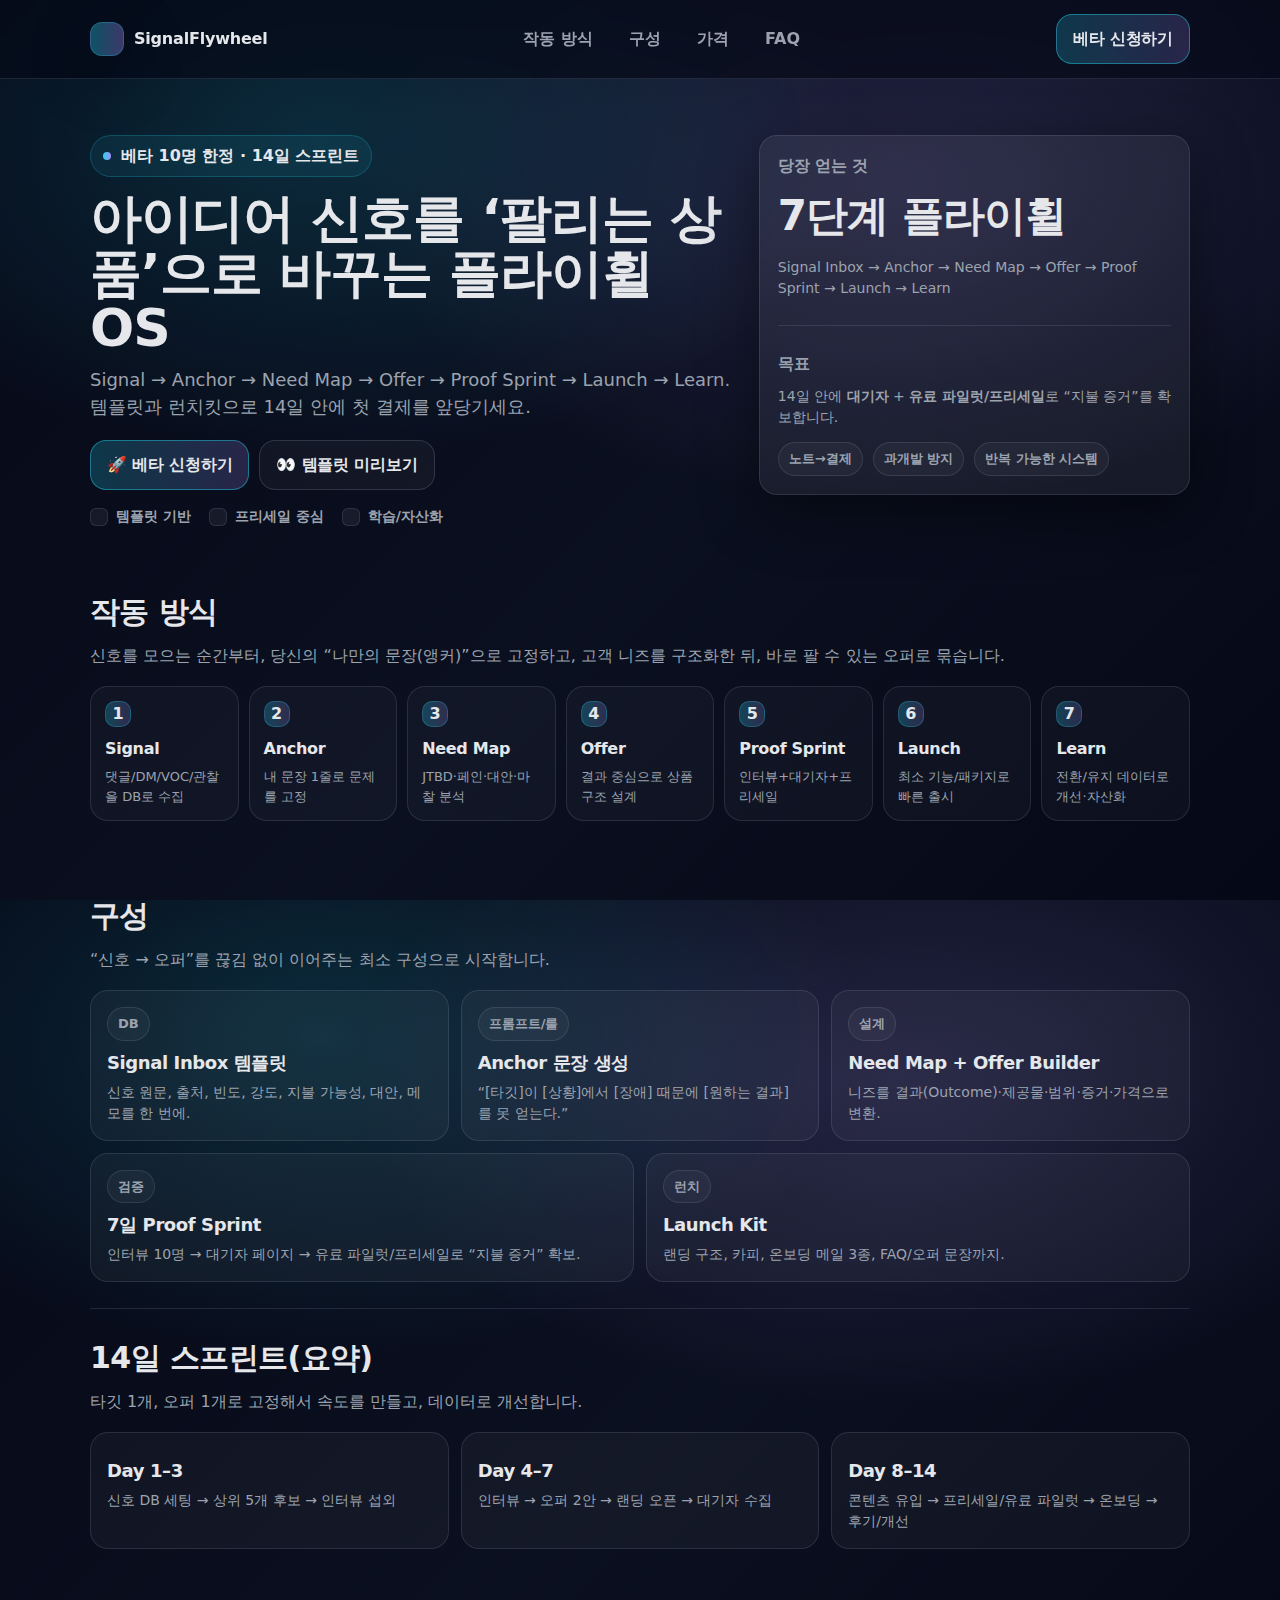
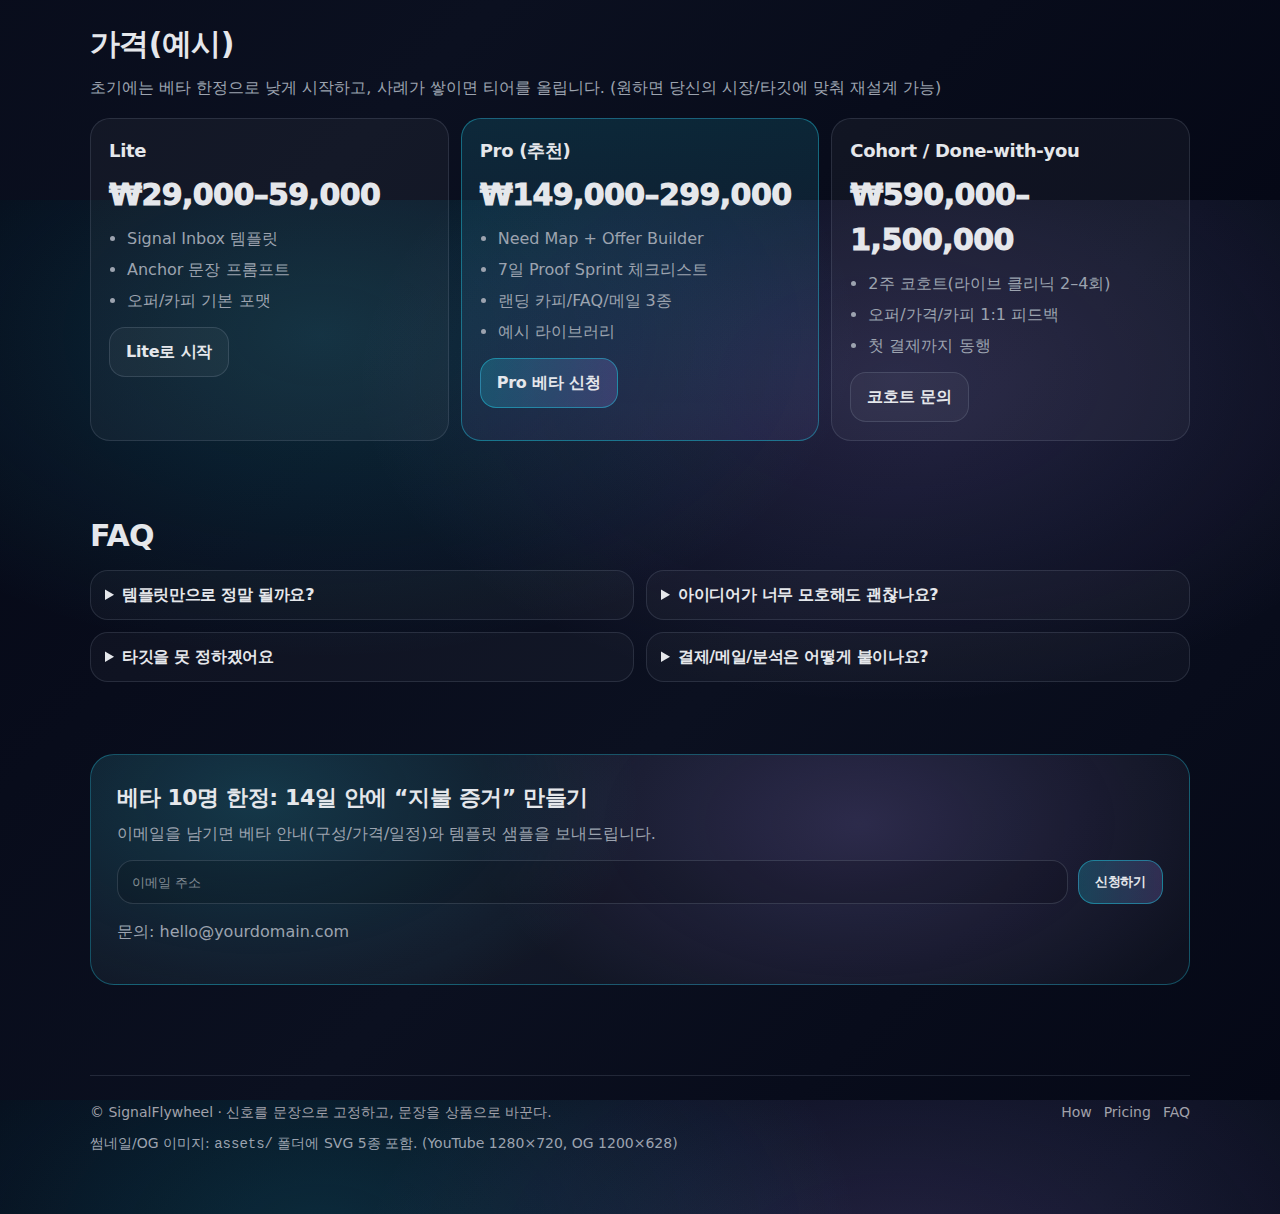
<file: index.html>
<html lang="ko">
<head>
  <meta charset="utf-8" />
  <meta name="viewport" content="width=device-width, initial-scale=1" />
  <title>SignalFlywheel — 아이디어 신호를 ‘팔리는 상품’으로 바꾸는 플라이휠 OS</title>
  <meta name="description" content="Signal → Anchor → Need Map → Offer → Proof Sprint → Launch → Learn. 템플릿과 런치킷으로 14일 안에 첫 결제를 앞당기세요.">
  <meta name="theme-color" content="#0B1020">

  <!-- Open Graph -->
  <meta property="og:title" content="아이디어 신호를 ‘팔리는 상품’으로 바꾸는 플라이휠 OS" />
  <meta property="og:description" content="신호를 문장으로 고정하고, 문장을 상품으로 바꾼다." />
  <meta property="og:type" content="website" />
  <!-- TIP: 아래 og:image는 assets/og_variant*.svg 중 하나를 PNG로 내보내서 교체하세요 -->
  <meta property="og:image" content="assets/og_variant1_bold_1200x628.svg" />

  <link rel="stylesheet" href="styles.css" />
</head>
<body>
  <header class="nav">
    <div class="container nav-inner">
      <div class="logo">
        <div class="logo-badge"></div>
        <div>SignalFlywheel</div>
      </div>
      <nav class="nav-links" aria-label="주요 메뉴">
        <a href="#how">작동 방식</a>
        <a href="#what">구성</a>
        <a href="#pricing">가격</a>
        <a href="#faq">FAQ</a>
      </nav>
      <a class="btn btn-primary" href="#apply">베타 신청하기</a>
    </div>
  </header>

  <main>
    <section class="hero">
      <div class="container hero-grid">
        <div>
          <div class="h-eyebrow"><span class="dot"></span> 베타 10명 한정 · 14일 스프린트</div>
          <h1>아이디어 신호를 ‘팔리는 상품’으로 바꾸는 플라이휠 OS</h1>
          <p class="lead">Signal → Anchor → Need Map → Offer → Proof Sprint → Launch → Learn. 템플릿과 런치킷으로 14일 안에 첫 결제를 앞당기세요.</p>

          <div class="hero-cta">
            <a class="btn btn-primary" href="#apply">🚀 베타 신청하기</a>
            <a class="btn" href="#what">👀 템플릿 미리보기</a>
          </div>

          <div class="hero-meta" role="list">
            <span role="listitem"><i class="icon"></i> 템플릿 기반</span>
            <span role="listitem"><i class="icon"></i> 프리세일 중심</span>
            <span role="listitem"><i class="icon"></i> 학습/자산화</span>
          </div>
        </div>

        <aside class="card" aria-label="요약 카드">
          <div class="card-inner">
            <div class="kicker">당장 얻는 것</div>
            <div class="big-number">7단계 플라이휠</div>
            <p class="small">Signal Inbox → Anchor → Need Map → Offer → Proof Sprint → Launch → Learn</p>
            <hr class="sep"/>
            <div class="kicker">목표</div>
            <p class="small">14일 안에 <b>대기자</b> + <b>유료 파일럿/프리세일</b>로 “지불 증거”를 확보합니다.</p>
            <div class="badges">
              <span class="pill">노트→결제</span>
              <span class="pill">과개발 방지</span>
              <span class="pill">반복 가능한 시스템</span>
            </div>
          </div>
        </aside>
      </div>
    </section>

    <section class="section" id="how">
      <div class="container">
        <h2>작동 방식</h2>
        <p>신호를 모으는 순간부터, 당신의 “나만의 문장(앵커)”으로 고정하고, 고객 니즈를 구조화한 뒤, 바로 팔 수 있는 오퍼로 묶습니다.</p>

        <div class="timeline" aria-label="7단계 플라이휠">
          <div class="step"><div class="n">1</div><h4>Signal</h4><p>댓글/DM/VOC/관찰을 DB로 수집</p></div>
          <div class="step"><div class="n">2</div><h4>Anchor</h4><p>내 문장 1줄로 문제를 고정</p></div>
          <div class="step"><div class="n">3</div><h4>Need Map</h4><p>JTBD·페인·대안·마찰 분석</p></div>
          <div class="step"><div class="n">4</div><h4>Offer</h4><p>결과 중심으로 상품 구조 설계</p></div>
          <div class="step"><div class="n">5</div><h4>Proof Sprint</h4><p>인터뷰+대기자+프리세일</p></div>
          <div class="step"><div class="n">6</div><h4>Launch</h4><p>최소 기능/패키지로 빠른 출시</p></div>
          <div class="step"><div class="n">7</div><h4>Learn</h4><p>전환/유지 데이터로 개선·자산화</p></div>
        </div>
      </div>
    </section>

    <section class="section" id="what">
      <div class="container">
        <h2>구성</h2>
        <p>“신호 → 오퍼”를 끊김 없이 이어주는 최소 구성으로 시작합니다.</p>

        <div class="grid-3">
          <div class="feature">
            <span class="pill">DB</span>
            <h3>Signal Inbox 템플릿</h3>
            <p>신호 원문, 출처, 빈도, 강도, 지불 가능성, 대안, 메모를 한 번에.</p>
          </div>
          <div class="feature">
            <span class="pill">프롬프트/룰</span>
            <h3>Anchor 문장 생성</h3>
            <p>“[타깃]이 [상황]에서 [장애] 때문에 [원하는 결과]를 못 얻는다.”</p>
          </div>
          <div class="feature">
            <span class="pill">설계</span>
            <h3>Need Map + Offer Builder</h3>
            <p>니즈를 결과(Outcome)·제공물·범위·증거·가격으로 변환.</p>
          </div>
        </div>

        <div class="grid-2" style="margin-top:12px;">
          <div class="feature">
            <span class="pill">검증</span>
            <h3>7일 Proof Sprint</h3>
            <p>인터뷰 10명 → 대기자 페이지 → 유료 파일럿/프리세일로 “지불 증거” 확보.</p>
          </div>
          <div class="feature">
            <span class="pill">런치</span>
            <h3>Launch Kit</h3>
            <p>랜딩 구조, 카피, 온보딩 메일 3종, FAQ/오퍼 문장까지.</p>
          </div>
        </div>

        <hr class="sep"/>

        <h2>14일 스프린트(요약)</h2>
        <p>타깃 1개, 오퍼 1개로 고정해서 속도를 만들고, 데이터로 개선합니다.</p>
        <div class="grid-3">
          <div class="feature"><h3>Day 1–3</h3><p>신호 DB 세팅 → 상위 5개 후보 → 인터뷰 섭외</p></div>
          <div class="feature"><h3>Day 4–7</h3><p>인터뷰 → 오퍼 2안 → 랜딩 오픈 → 대기자 수집</p></div>
          <div class="feature"><h3>Day 8–14</h3><p>콘텐츠 유입 → 프리세일/유료 파일럿 → 온보딩 → 후기/개선</p></div>
        </div>
      </div>
    </section>

    <section class="section" id="pricing">
      <div class="container">
        <h2>가격(예시)</h2>
        <p>초기에는 베타 한정으로 낮게 시작하고, 사례가 쌓이면 티어를 올립니다. (원하면 당신의 시장/타깃에 맞춰 재설계 가능)</p>

        <div class="pricing">
          <div class="plan">
            <div class="name">Lite</div>
            <div class="price">₩29,000–59,000</div>
            <ul>
              <li>Signal Inbox 템플릿</li>
              <li>Anchor 문장 프롬프트</li>
              <li>오퍼/카피 기본 포맷</li>
            </ul>
            <div style="margin-top:14px;"><a class="btn" href="#apply">Lite로 시작</a></div>
          </div>

          <div class="plan highlight">
            <div class="name">Pro (추천)</div>
            <div class="price">₩149,000–299,000</div>
            <ul>
              <li>Need Map + Offer Builder</li>
              <li>7일 Proof Sprint 체크리스트</li>
              <li>랜딩 카피/FAQ/메일 3종</li>
              <li>예시 라이브러리</li>
            </ul>
            <div style="margin-top:14px;"><a class="btn btn-primary" href="#apply">Pro 베타 신청</a></div>
          </div>

          <div class="plan">
            <div class="name">Cohort / Done-with-you</div>
            <div class="price">₩590,000–1,500,000</div>
            <ul>
              <li>2주 코호트(라이브 클리닉 2–4회)</li>
              <li>오퍼/가격/카피 1:1 피드백</li>
              <li>첫 결제까지 동행</li>
            </ul>
            <div style="margin-top:14px;"><a class="btn" href="#apply">코호트 문의</a></div>
          </div>
        </div>
      </div>
    </section>

    <section class="section" id="faq">
      <div class="container">
        <h2>FAQ</h2>
        <div class="faq">
          <details>
            <summary>템플릿만으로 정말 될까요?</summary>
            <p>핵심은 템플릿이 아니라 “검증 → 제작” 순서입니다. Proof Sprint가 스펙을 결정하게 하면 과개발을 막고 속도가 납니다.</p>
          </details>
          <details>
            <summary>아이디어가 너무 모호해도 괜찮나요?</summary>
            <p>괜찮습니다. 신호 3개만 있어도 Anchor 문장과 Need Map으로 “돈 낼 조건”이 보이게 만듭니다.</p>
          </details>
          <details>
            <summary>타깃을 못 정하겠어요</summary>
            <p>14일 동안은 ‘타깃 1개, 오퍼 1개’로 고정합니다. 결과가 나오면 그 데이터로 다음 타깃을 판단합니다.</p>
          </details>
          <details>
            <summary>결제/메일/분석은 어떻게 붙이나요?</summary>
            <p>Stripe/토스페이먼츠 + 스티비/메일침프 + GA4로 시작하고, Zapier/Make로 DB와 연결하면 1시간 내 기본 자동화가 됩니다.</p>
          </details>
        </div>
      </div>
    </section>

    <section class="section" id="apply">
      <div class="container">
        <div class="cta">
          <h3>베타 10명 한정: 14일 안에 “지불 증거” 만들기</h3>
          <p>이메일을 남기면 베타 안내(구성/가격/일정)와 템플릿 샘플을 보내드립니다.</p>

          <!-- NOTE: 이 폼은 데모입니다. 아래 action을 스티비/메일침프/폼 서비스로 교체하세요. -->
          <form class="form" onsubmit="event.preventDefault(); alert('데모 폼입니다. 폼 연동을 README대로 연결해 주세요!');">
            <input class="input" type="email" placeholder="이메일 주소" required />
            <button class="btn btn-primary" type="submit">신청하기</button>
          </form>

          <p class="small" style="margin-top:10px;">문의: <a href="mailto:hello@yourdomain.com">hello@yourdomain.com</a></p>
        </div>
      </div>
    </section>

    <section class="footer">
      <div class="container">
        <hr class="sep"/>
        <div style="display:flex; justify-content:space-between; gap:12px; flex-wrap:wrap;">
          <div>© SignalFlywheel · 신호를 문장으로 고정하고, 문장을 상품으로 바꾼다.</div>
          <div style="display:flex; gap:12px;">
            <a href="#how">How</a>
            <a href="#pricing">Pricing</a>
            <a href="#faq">FAQ</a>
          </div>
        </div>
        <div class="small" style="margin-top:10px;">
          썸네일/OG 이미지: <code>assets/</code> 폴더에 SVG 5종 포함. (YouTube 1280×720, OG 1200×628)
        </div>
      </div>
    </section>
  </main>
</body>
</html>
</file>
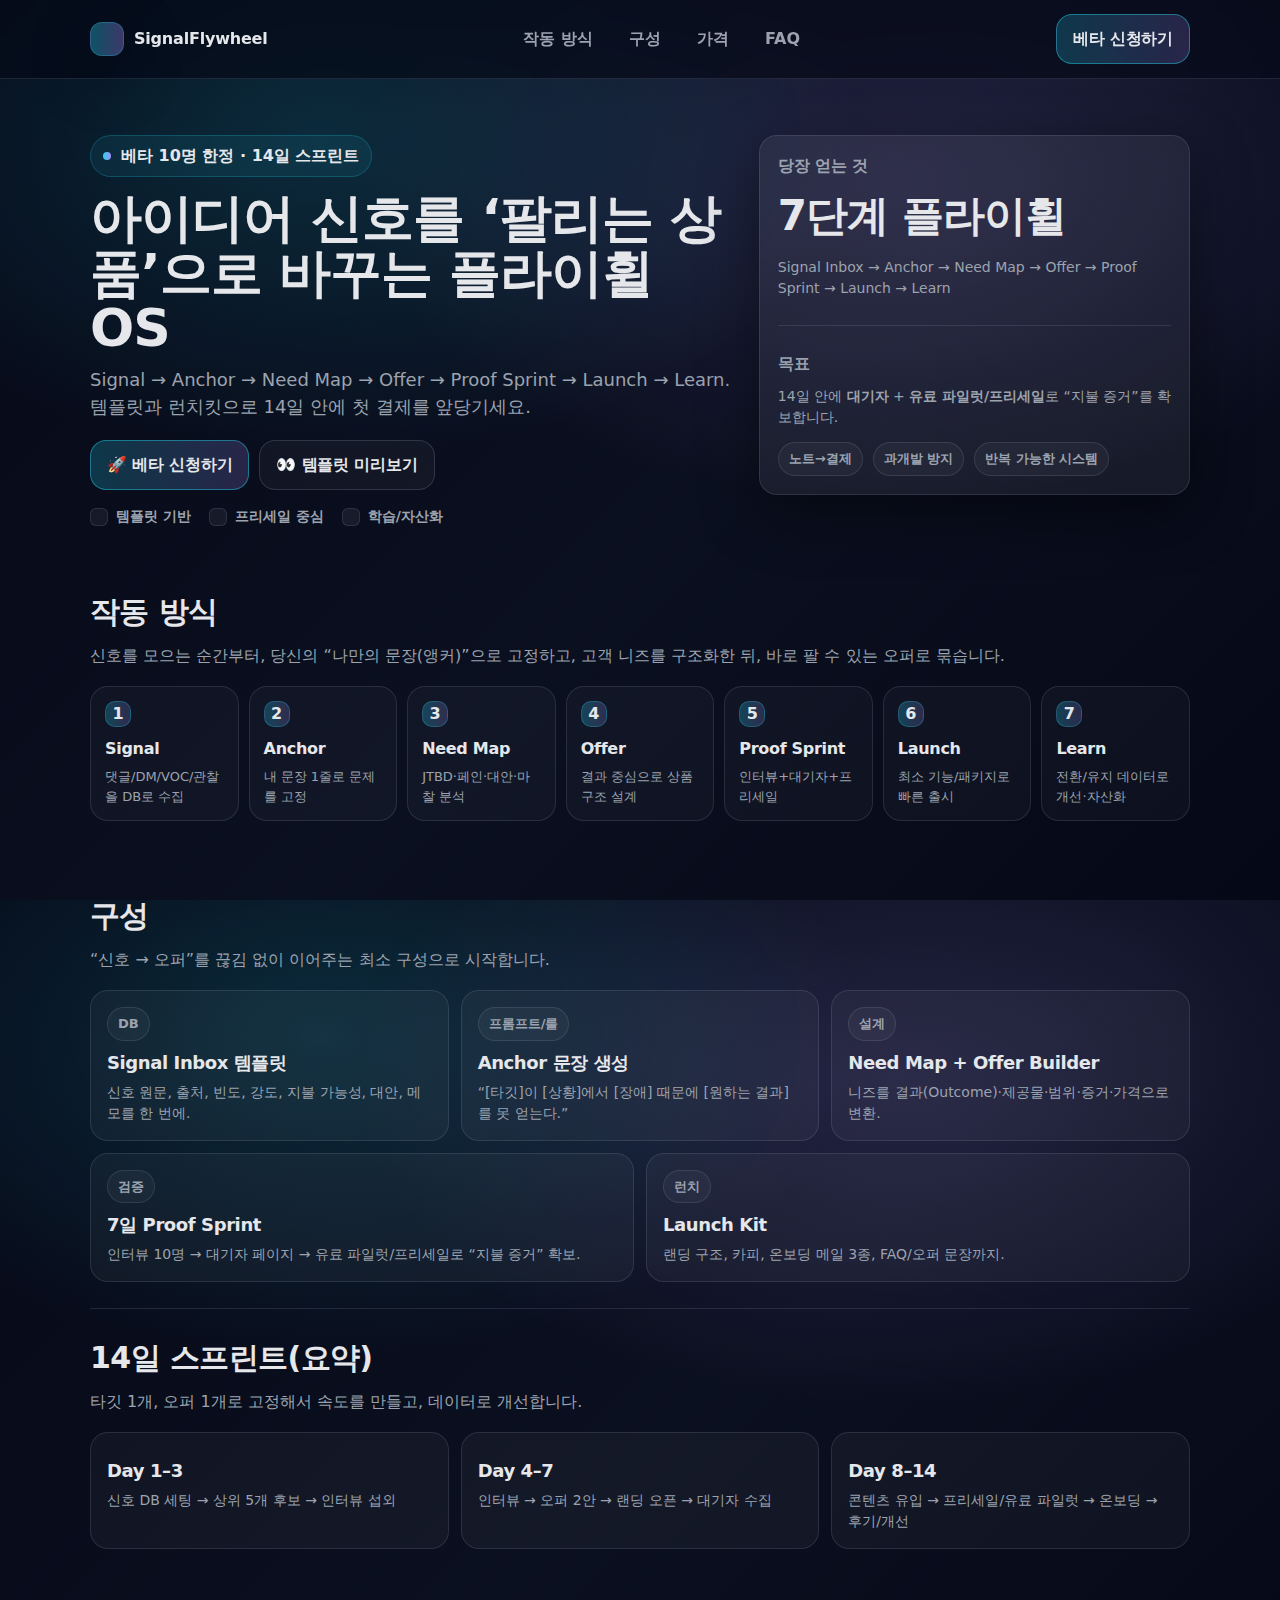
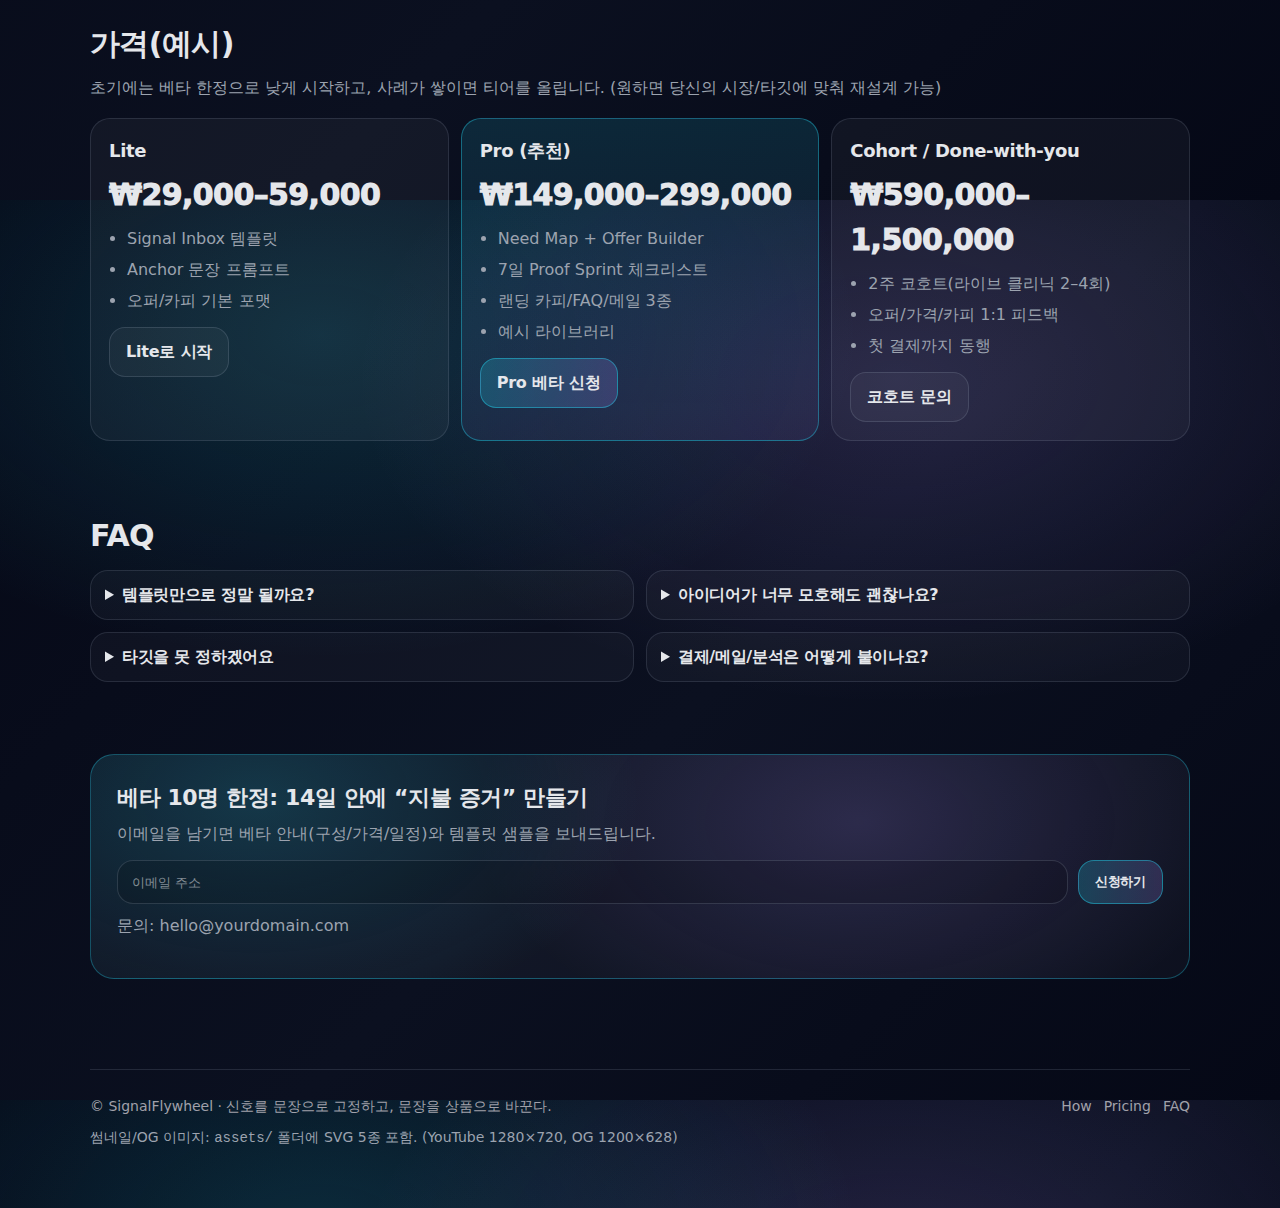
<file: signal-flywheel-landing/index.html>
<!doctype html>
<html lang="ko">
<head>
  <meta charset="utf-8" />
  <meta name="viewport" content="width=device-width, initial-scale=1" />
  <title>SignalFlywheel — 아이디어 신호를 ‘팔리는 상품’으로 바꾸는 플라이휠 OS</title>
  <meta name="description" content="Signal → Anchor → Need Map → Offer → Proof Sprint → Launch → Learn. 템플릿과 런치킷으로 14일 안에 첫 결제를 앞당기세요.">
  <meta name="theme-color" content="#0B1020">

  <!-- Open Graph -->
  <meta property="og:title" content="아이디어 신호를 ‘팔리는 상품’으로 바꾸는 플라이휠 OS" />
  <meta property="og:description" content="신호를 문장으로 고정하고, 문장을 상품으로 바꾼다." />
  <meta property="og:type" content="website" />
  <!-- TIP: 아래 og:image는 assets/og_variant*.svg 중 하나를 PNG로 내보내서 교체하세요 -->
  <meta property="og:image" content="assets/og_variant1_bold_1200x628.svg" />

  <link rel="stylesheet" href="styles.css" />
</head>
<body>
  <header class="nav">
    <div class="container nav-inner">
      <div class="logo">
        <div class="logo-badge"></div>
        <div>SignalFlywheel</div>
      </div>
      <nav class="nav-links" aria-label="주요 메뉴">
        <a href="#how">작동 방식</a>
        <a href="#what">구성</a>
        <a href="#pricing">가격</a>
        <a href="#faq">FAQ</a>
      </nav>
      <a class="btn btn-primary" href="#apply">베타 신청하기</a>
    </div>
  </header>

  <main>
    <section class="hero">
      <div class="container hero-grid">
        <div>
          <div class="h-eyebrow"><span class="dot"></span> 베타 10명 한정 · 14일 스프린트</div>
          <h1>아이디어 신호를 ‘팔리는 상품’으로 바꾸는 플라이휠 OS</h1>
          <p class="lead">Signal → Anchor → Need Map → Offer → Proof Sprint → Launch → Learn. 템플릿과 런치킷으로 14일 안에 첫 결제를 앞당기세요.</p>

          <div class="hero-cta">
            <a class="btn btn-primary" href="#apply">🚀 베타 신청하기</a>
            <a class="btn" href="#what">👀 템플릿 미리보기</a>
          </div>

          <div class="hero-meta" role="list">
            <span role="listitem"><i class="icon"></i> 템플릿 기반</span>
            <span role="listitem"><i class="icon"></i> 프리세일 중심</span>
            <span role="listitem"><i class="icon"></i> 학습/자산화</span>
          </div>
        </div>

        <aside class="card" aria-label="요약 카드">
          <div class="card-inner">
            <div class="kicker">당장 얻는 것</div>
            <div class="big-number">7단계 플라이휠</div>
            <p class="small">Signal Inbox → Anchor → Need Map → Offer → Proof Sprint → Launch → Learn</p>
            <hr class="sep"/>
            <div class="kicker">목표</div>
            <p class="small">14일 안에 <b>대기자</b> + <b>유료 파일럿/프리세일</b>로 “지불 증거”를 확보합니다.</p>
            <div class="badges">
              <span class="pill">노트→결제</span>
              <span class="pill">과개발 방지</span>
              <span class="pill">반복 가능한 시스템</span>
            </div>
          </div>
        </aside>
      </div>
    </section>

    <section class="section" id="how">
      <div class="container">
        <h2>작동 방식</h2>
        <p>신호를 모으는 순간부터, 당신의 “나만의 문장(앵커)”으로 고정하고, 고객 니즈를 구조화한 뒤, 바로 팔 수 있는 오퍼로 묶습니다.</p>

        <div class="timeline" aria-label="7단계 플라이휠">
          <div class="step"><div class="n">1</div><h4>Signal</h4><p>댓글/DM/VOC/관찰을 DB로 수집</p></div>
          <div class="step"><div class="n">2</div><h4>Anchor</h4><p>내 문장 1줄로 문제를 고정</p></div>
          <div class="step"><div class="n">3</div><h4>Need Map</h4><p>JTBD·페인·대안·마찰 분석</p></div>
          <div class="step"><div class="n">4</div><h4>Offer</h4><p>결과 중심으로 상품 구조 설계</p></div>
          <div class="step"><div class="n">5</div><h4>Proof Sprint</h4><p>인터뷰+대기자+프리세일</p></div>
          <div class="step"><div class="n">6</div><h4>Launch</h4><p>최소 기능/패키지로 빠른 출시</p></div>
          <div class="step"><div class="n">7</div><h4>Learn</h4><p>전환/유지 데이터로 개선·자산화</p></div>
        </div>
      </div>
    </section>

    <section class="section" id="what">
      <div class="container">
        <h2>구성</h2>
        <p>“신호 → 오퍼”를 끊김 없이 이어주는 최소 구성으로 시작합니다.</p>

        <div class="grid-3">
          <div class="feature">
            <span class="pill">DB</span>
            <h3>Signal Inbox 템플릿</h3>
            <p>신호 원문, 출처, 빈도, 강도, 지불 가능성, 대안, 메모를 한 번에.</p>
          </div>
          <div class="feature">
            <span class="pill">프롬프트/룰</span>
            <h3>Anchor 문장 생성</h3>
            <p>“[타깃]이 [상황]에서 [장애] 때문에 [원하는 결과]를 못 얻는다.”</p>
          </div>
          <div class="feature">
            <span class="pill">설계</span>
            <h3>Need Map + Offer Builder</h3>
            <p>니즈를 결과(Outcome)·제공물·범위·증거·가격으로 변환.</p>
          </div>
        </div>

        <div class="grid-2" style="margin-top:12px;">
          <div class="feature">
            <span class="pill">검증</span>
            <h3>7일 Proof Sprint</h3>
            <p>인터뷰 10명 → 대기자 페이지 → 유료 파일럿/프리세일로 “지불 증거” 확보.</p>
          </div>
          <div class="feature">
            <span class="pill">런치</span>
            <h3>Launch Kit</h3>
            <p>랜딩 구조, 카피, 온보딩 메일 3종, FAQ/오퍼 문장까지.</p>
          </div>
        </div>

        <hr class="sep"/>

        <h2>14일 스프린트(요약)</h2>
        <p>타깃 1개, 오퍼 1개로 고정해서 속도를 만들고, 데이터로 개선합니다.</p>
        <div class="grid-3">
          <div class="feature"><h3>Day 1–3</h3><p>신호 DB 세팅 → 상위 5개 후보 → 인터뷰 섭외</p></div>
          <div class="feature"><h3>Day 4–7</h3><p>인터뷰 → 오퍼 2안 → 랜딩 오픈 → 대기자 수집</p></div>
          <div class="feature"><h3>Day 8–14</h3><p>콘텐츠 유입 → 프리세일/유료 파일럿 → 온보딩 → 후기/개선</p></div>
        </div>
      </div>
    </section>

    <section class="section" id="pricing">
      <div class="container">
        <h2>가격(예시)</h2>
        <p>초기에는 베타 한정으로 낮게 시작하고, 사례가 쌓이면 티어를 올립니다. (원하면 당신의 시장/타깃에 맞춰 재설계 가능)</p>

        <div class="pricing">
          <div class="plan">
            <div class="name">Lite</div>
            <div class="price">₩29,000–59,000</div>
            <ul>
              <li>Signal Inbox 템플릿</li>
              <li>Anchor 문장 프롬프트</li>
              <li>오퍼/카피 기본 포맷</li>
            </ul>
            <div style="margin-top:14px;"><a class="btn" href="#apply">Lite로 시작</a></div>
          </div>

          <div class="plan highlight">
            <div class="name">Pro (추천)</div>
            <div class="price">₩149,000–299,000</div>
            <ul>
              <li>Need Map + Offer Builder</li>
              <li>7일 Proof Sprint 체크리스트</li>
              <li>랜딩 카피/FAQ/메일 3종</li>
              <li>예시 라이브러리</li>
            </ul>
            <div style="margin-top:14px;"><a class="btn btn-primary" href="#apply">Pro 베타 신청</a></div>
          </div>

          <div class="plan">
            <div class="name">Cohort / Done-with-you</div>
            <div class="price">₩590,000–1,500,000</div>
            <ul>
              <li>2주 코호트(라이브 클리닉 2–4회)</li>
              <li>오퍼/가격/카피 1:1 피드백</li>
              <li>첫 결제까지 동행</li>
            </ul>
            <div style="margin-top:14px;"><a class="btn" href="#apply">코호트 문의</a></div>
          </div>
        </div>
      </div>
    </section>

    <section class="section" id="faq">
      <div class="container">
        <h2>FAQ</h2>
        <div class="faq">
          <details>
            <summary>템플릿만으로 정말 될까요?</summary>
            <p>핵심은 템플릿이 아니라 “검증 → 제작” 순서입니다. Proof Sprint가 스펙을 결정하게 하면 과개발을 막고 속도가 납니다.</p>
          </details>
          <details>
            <summary>아이디어가 너무 모호해도 괜찮나요?</summary>
            <p>괜찮습니다. 신호 3개만 있어도 Anchor 문장과 Need Map으로 “돈 낼 조건”이 보이게 만듭니다.</p>
          </details>
          <details>
            <summary>타깃을 못 정하겠어요</summary>
            <p>14일 동안은 ‘타깃 1개, 오퍼 1개’로 고정합니다. 결과가 나오면 그 데이터로 다음 타깃을 판단합니다.</p>
          </details>
          <details>
            <summary>결제/메일/분석은 어떻게 붙이나요?</summary>
            <p>Stripe/토스페이먼츠 + 스티비/메일침프 + GA4로 시작하고, Zapier/Make로 DB와 연결하면 1시간 내 기본 자동화가 됩니다.</p>
          </details>
        </div>
      </div>
    </section>

    <section class="section" id="apply">
      <div class="container">
        <div class="cta">
          <h3>베타 10명 한정: 14일 안에 “지불 증거” 만들기</h3>
          <p>이메일을 남기면 베타 안내(구성/가격/일정)와 템플릿 샘플을 보내드립니다.</p>

          <!-- NOTE: 이 폼은 데모입니다. 아래 action을 스티비/메일침프/폼 서비스로 교체하세요. -->
          <form class="form" onsubmit="event.preventDefault(); alert('데모 폼입니다. 폼 연동을 README대로 연결해 주세요!');">
            <input class="input" type="email" placeholder="이메일 주소" required />
            <button class="btn btn-primary" type="submit">신청하기</button>
          </form>

          <p class="small" style="margin-top:10px;">문의: <a href="mailto:hello@yourdomain.com">hello@yourdomain.com</a></p>
        </div>
      </div>
    </section>

    <section class="footer">
      <div class="container">
        <hr class="sep"/>
        <div style="display:flex; justify-content:space-between; gap:12px; flex-wrap:wrap;">
          <div>© SignalFlywheel · 신호를 문장으로 고정하고, 문장을 상품으로 바꾼다.</div>
          <div style="display:flex; gap:12px;">
            <a href="#how">How</a>
            <a href="#pricing">Pricing</a>
            <a href="#faq">FAQ</a>
          </div>
        </div>
        <div class="small" style="margin-top:10px;">
          썸네일/OG 이미지: <code>assets/</code> 폴더에 SVG 5종 포함. (YouTube 1280×720, OG 1200×628)
        </div>
      </div>
    </section>
  </main>
</body>
</html>
</file>
<file: styles.css>
:root{
  --bg: #0B1020;
  --panel: rgba(255,255,255,0.06);
  --panel2: rgba(255,255,255,0.04);
  --text: #E5E7EB;
  --muted: #A1A1AA;
  --muted2:#9CA3AF;
  --line: rgba(148,163,184,0.18);
  --a1: #22D3EE;
  --a2: #A78BFA;
  --shadow: 0 18px 60px rgba(0,0,0,0.45);
  --radius: 18px;
}

*{ box-sizing:border-box; }
html,body{ height:100%; }
body{
  margin:0;
  font-family: system-ui,-apple-system,'Segoe UI','Apple SD Gothic Neo','Noto Sans KR',sans-serif;
  color: var(--text);
  background: radial-gradient(900px 540px at 25% 15%, rgba(34,211,238,0.16), transparent 60%),
              radial-gradient(900px 540px at 70% 20%, rgba(167,139,250,0.16), transparent 60%),
              linear-gradient(135deg, #050816, var(--bg) 55%, #050816);
  line-height:1.5;
}

a{ color: inherit; text-decoration: none; }
.container{
  width: min(1100px, calc(100% - 40px));
  margin: 0 auto;
}

.nav{
  position: sticky;
  top: 0;
  backdrop-filter: blur(10px);
  background: rgba(5,8,22,0.65);
  border-bottom: 1px solid var(--line);
  z-index: 50;
}
.nav-inner{
  display:flex;
  align-items:center;
  justify-content:space-between;
  padding: 14px 0;
}
.logo{
  display:flex;
  align-items:center;
  gap:10px;
  font-weight: 850;
  letter-spacing:-0.2px;
}
.logo-badge{
  width: 34px; height: 34px;
  border-radius: 12px;
  background: linear-gradient(90deg, rgba(34,211,238,0.35), rgba(167,139,250,0.35));
  border: 1px solid rgba(34,211,238,0.25);
  box-shadow: var(--shadow);
}
.nav-links{ display:flex; gap:16px; color: var(--muted2); font-weight: 650; }
.nav-links a{ padding: 8px 10px; border-radius: 12px; }
.nav-links a:hover{ background: rgba(255,255,255,0.05); color: var(--text); }

.btn{
  display:inline-flex;
  align-items:center;
  justify-content:center;
  gap:10px;
  padding: 12px 16px;
  border-radius: 16px;
  border: 1px solid rgba(148,163,184,0.22);
  background: rgba(255,255,255,0.04);
  color: var(--text);
  font-weight: 800;
  letter-spacing:-0.2px;
  cursor:pointer;
  transition: transform .08s ease, background .15s ease, border-color .15s ease;
}
.btn:hover{ background: rgba(255,255,255,0.06); border-color: rgba(148,163,184,0.34); }
.btn:active{ transform: translateY(1px); }
.btn-primary{
  border-color: rgba(34,211,238,0.45);
  background: linear-gradient(90deg, rgba(34,211,238,0.22), rgba(167,139,250,0.20));
}

.hero{
  padding: 56px 0 26px;
}
.hero-grid{
  display:grid;
  grid-template-columns: 1.2fr 0.8fr;
  gap: 22px;
  align-items: start;
}
@media (max-width: 920px){
  .hero-grid{ grid-template-columns: 1fr; }
}

.h-eyebrow{
  display:inline-flex;
  align-items:center;
  gap:10px;
  padding: 8px 12px;
  border-radius: 999px;
  border: 1px solid rgba(34,211,238,0.22);
  background: rgba(34,211,238,0.08);
  color: var(--text);
  font-weight: 750;
  width: fit-content;
}
.dot{
  width: 8px; height: 8px; border-radius: 999px;
  background: linear-gradient(90deg, var(--a1), var(--a2));
}
h1{
  margin: 14px 0 10px;
  font-size: clamp(34px, 4.3vw, 52px);
  line-height:1.06;
  letter-spacing: -1px;
}
.lead{
  color: var(--muted2);
  font-size: 18px;
  margin: 0 0 20px;
}

.hero-cta{ display:flex; gap: 10px; flex-wrap: wrap; margin: 18px 0 16px; }
.hero-meta{
  display:flex; gap: 18px; flex-wrap: wrap;
  color: var(--muted2);
  font-weight: 650;
  font-size: 14px;
}
.hero-meta span{ display:inline-flex; gap:8px; align-items:center; }
.icon{
  width: 18px; height: 18px; display:inline-block;
  border-radius: 6px;
  background: rgba(255,255,255,0.06);
  border: 1px solid rgba(148,163,184,0.18);
}

.card{
  border-radius: var(--radius);
  border: 1px solid var(--line);
  background: var(--panel);
  box-shadow: var(--shadow);
}
.card-inner{ padding: 18px; }
.kicker{ color: var(--muted2); font-weight: 800; letter-spacing: -0.2px; }
.big-number{
  font-size: 42px;
  font-weight: 900;
  letter-spacing: -1px;
  margin: 6px 0 0;
}
.small{ color: var(--muted2); font-size: 14px; margin-top: 10px; }

.section{
  padding: 36px 0;
}
.section h2{
  margin: 0 0 10px;
  font-size: 30px;
  letter-spacing: -0.6px;
}
.section p{
  margin: 0 0 18px;
  color: var(--muted2);
  font-size: 16px;
}

.grid-3{
  display:grid;
  grid-template-columns: repeat(3, 1fr);
  gap: 12px;
}
@media (max-width: 920px){
  .grid-3{ grid-template-columns: 1fr; }
}
.grid-2{
  display:grid;
  grid-template-columns: repeat(2, 1fr);
  gap: 12px;
}
@media (max-width: 920px){
  .grid-2{ grid-template-columns: 1fr; }
}

.feature{
  padding: 16px;
  border-radius: 18px;
  border: 1px solid var(--line);
  background: var(--panel2);
}
.feature h3{ margin: 8px 0 6px; font-size: 18px; letter-spacing:-0.4px; }
.feature p{ margin: 0; color: var(--muted2); font-size: 14px; }

.pill{
  display:inline-flex; align-items:center; gap:8px;
  padding: 6px 10px;
  border-radius: 999px;
  border: 1px solid rgba(148,163,184,0.18);
  background: rgba(255,255,255,0.04);
  color: var(--muted2);
  font-weight: 700;
  font-size: 13px;
}

.timeline{
  display:grid;
  grid-template-columns: repeat(7, 1fr);
  gap: 10px;
  margin-top: 14px;
}
@media (max-width: 920px){
  .timeline{ grid-template-columns: repeat(2, 1fr); }
}
.step{
  padding: 14px;
  border-radius: 18px;
  border: 1px solid var(--line);
  background: rgba(255,255,255,0.03);
  min-height: 112px;
}
.step .n{
  width: 26px; height: 26px; border-radius: 10px;
  display:flex; align-items:center; justify-content:center;
  font-weight: 900;
  background: linear-gradient(90deg, rgba(34,211,238,0.25), rgba(167,139,250,0.20));
  border: 1px solid rgba(34,211,238,0.25);
}
.step h4{ margin: 10px 0 6px; font-size: 16px; letter-spacing:-0.3px; }
.step p{ margin: 0; color: var(--muted2); font-size: 13px; }

.pricing{
  display:grid;
  grid-template-columns: repeat(3, 1fr);
  gap: 12px;
  margin-top: 14px;
}
@media (max-width: 920px){
  .pricing{ grid-template-columns: 1fr; }
}
.plan{
  padding: 18px;
  border-radius: 20px;
  border: 1px solid var(--line);
  background: rgba(255,255,255,0.04);
}
.plan.highlight{
  border-color: rgba(34,211,238,0.4);
  background: linear-gradient(180deg, rgba(34,211,238,0.13), rgba(167,139,250,0.08));
}
.plan .name{ font-weight: 900; font-size: 18px; letter-spacing:-0.3px; }
.plan .price{ font-weight: 950; font-size: 30px; letter-spacing:-0.6px; margin: 8px 0 10px; }
.plan ul{ margin: 0; padding-left: 18px; color: var(--muted2); }
.plan li{ margin: 7px 0; }

.faq{
  display:grid;
  grid-template-columns: 1fr 1fr;
  gap: 12px;
  margin-top: 12px;
}
@media (max-width: 920px){
  .faq{ grid-template-columns: 1fr; }
}
details{
  border: 1px solid var(--line);
  background: rgba(255,255,255,0.03);
  border-radius: 18px;
  padding: 12px 14px;
}
summary{
  cursor: pointer;
  font-weight: 850;
  letter-spacing:-0.3px;
}
details p{ margin: 10px 0 0; color: var(--muted2); font-size: 14px; }

.cta{
  padding: 26px;
  border-radius: 24px;
  border: 1px solid rgba(34,211,238,0.32);
  background: radial-gradient(700px 420px at 15% 20%, rgba(34,211,238,0.18), transparent 55%),
              radial-gradient(700px 420px at 70% 30%, rgba(167,139,250,0.18), transparent 55%),
              rgba(255,255,255,0.03);
}
.cta h3{ margin: 0 0 8px; font-size: 22px; letter-spacing:-0.4px; }
.cta p{ margin: 0 0 14px; color: var(--muted2); }
.form{
  display:flex; gap:10px; flex-wrap: wrap;
}
.input{
  flex: 1 1 220px;
  padding: 12px 14px;
  border-radius: 16px;
  border: 1px solid rgba(148,163,184,0.22);
  background: rgba(0,0,0,0.15);
  color: var(--text);
  outline: none;
}
.input::placeholder{ color: rgba(229,231,235,0.55); }
.footer{
  padding: 28px 0 60px;
  color: var(--muted);
  font-size: 14px;
}
.badges{
  display:flex; gap:10px; flex-wrap: wrap; margin-top: 10px;
}
hr.sep{
  border: 0;
  border-top: 1px solid var(--line);
  margin: 26px 0;
}
</file>
<file: signal-flywheel-landing/styles.css>
:root{
  --bg: #0B1020;
  --panel: rgba(255,255,255,0.06);
  --panel2: rgba(255,255,255,0.04);
  --text: #E5E7EB;
  --muted: #A1A1AA;
  --muted2:#9CA3AF;
  --line: rgba(148,163,184,0.18);
  --a1: #22D3EE;
  --a2: #A78BFA;
  --shadow: 0 18px 60px rgba(0,0,0,0.45);
  --radius: 18px;
}

*{ box-sizing:border-box; }
html,body{ height:100%; }
body{
  margin:0;
  font-family: system-ui,-apple-system,'Segoe UI','Apple SD Gothic Neo','Noto Sans KR',sans-serif;
  color: var(--text);
  background: radial-gradient(900px 540px at 25% 15%, rgba(34,211,238,0.16), transparent 60%),
              radial-gradient(900px 540px at 70% 20%, rgba(167,139,250,0.16), transparent 60%),
              linear-gradient(135deg, #050816, var(--bg) 55%, #050816);
  line-height:1.5;
}

a{ color: inherit; text-decoration: none; }
.container{
  width: min(1100px, calc(100% - 40px));
  margin: 0 auto;
}

.nav{
  position: sticky;
  top: 0;
  backdrop-filter: blur(10px);
  background: rgba(5,8,22,0.65);
  border-bottom: 1px solid var(--line);
  z-index: 50;
}
.nav-inner{
  display:flex;
  align-items:center;
  justify-content:space-between;
  padding: 14px 0;
}
.logo{
  display:flex;
  align-items:center;
  gap:10px;
  font-weight: 850;
  letter-spacing:-0.2px;
}
.logo-badge{
  width: 34px; height: 34px;
  border-radius: 12px;
  background: linear-gradient(90deg, rgba(34,211,238,0.35), rgba(167,139,250,0.35));
  border: 1px solid rgba(34,211,238,0.25);
  box-shadow: var(--shadow);
}
.nav-links{ display:flex; gap:16px; color: var(--muted2); font-weight: 650; }
.nav-links a{ padding: 8px 10px; border-radius: 12px; }
.nav-links a:hover{ background: rgba(255,255,255,0.05); color: var(--text); }

.btn{
  display:inline-flex;
  align-items:center;
  justify-content:center;
  gap:10px;
  padding: 12px 16px;
  border-radius: 16px;
  border: 1px solid rgba(148,163,184,0.22);
  background: rgba(255,255,255,0.04);
  color: var(--text);
  font-weight: 800;
  letter-spacing:-0.2px;
  cursor:pointer;
  transition: transform .08s ease, background .15s ease, border-color .15s ease;
}
.btn:hover{ background: rgba(255,255,255,0.06); border-color: rgba(148,163,184,0.34); }
.btn:active{ transform: translateY(1px); }
.btn-primary{
  border-color: rgba(34,211,238,0.45);
  background: linear-gradient(90deg, rgba(34,211,238,0.22), rgba(167,139,250,0.20));
}

.hero{
  padding: 56px 0 26px;
}
.hero-grid{
  display:grid;
  grid-template-columns: 1.2fr 0.8fr;
  gap: 22px;
  align-items: start;
}
@media (max-width: 920px){
  .hero-grid{ grid-template-columns: 1fr; }
}

.h-eyebrow{
  display:inline-flex;
  align-items:center;
  gap:10px;
  padding: 8px 12px;
  border-radius: 999px;
  border: 1px solid rgba(34,211,238,0.22);
  background: rgba(34,211,238,0.08);
  color: var(--text);
  font-weight: 750;
  width: fit-content;
}
.dot{
  width: 8px; height: 8px; border-radius: 999px;
  background: linear-gradient(90deg, var(--a1), var(--a2));
}
h1{
  margin: 14px 0 10px;
  font-size: clamp(34px, 4.3vw, 52px);
  line-height:1.06;
  letter-spacing: -1px;
}
.lead{
  color: var(--muted2);
  font-size: 18px;
  margin: 0 0 20px;
}

.hero-cta{ display:flex; gap: 10px; flex-wrap: wrap; margin: 18px 0 16px; }
.hero-meta{
  display:flex; gap: 18px; flex-wrap: wrap;
  color: var(--muted2);
  font-weight: 650;
  font-size: 14px;
}
.hero-meta span{ display:inline-flex; gap:8px; align-items:center; }
.icon{
  width: 18px; height: 18px; display:inline-block;
  border-radius: 6px;
  background: rgba(255,255,255,0.06);
  border: 1px solid rgba(148,163,184,0.18);
}

.card{
  border-radius: var(--radius);
  border: 1px solid var(--line);
  background: var(--panel);
  box-shadow: var(--shadow);
}
.card-inner{ padding: 18px; }
.kicker{ color: var(--muted2); font-weight: 800; letter-spacing: -0.2px; }
.big-number{
  font-size: 42px;
  font-weight: 900;
  letter-spacing: -1px;
  margin: 6px 0 0;
}
.small{ color: var(--muted2); font-size: 14px; margin-top: 10px; }

.section{
  padding: 36px 0;
}
.section h2{
  margin: 0 0 10px;
  font-size: 30px;
  letter-spacing: -0.6px;
}
.section p{
  margin: 0 0 18px;
  color: var(--muted2);
  font-size: 16px;
}

.grid-3{
  display:grid;
  grid-template-columns: repeat(3, 1fr);
  gap: 12px;
}
@media (max-width: 920px){
  .grid-3{ grid-template-columns: 1fr; }
}
.grid-2{
  display:grid;
  grid-template-columns: repeat(2, 1fr);
  gap: 12px;
}
@media (max-width: 920px){
  .grid-2{ grid-template-columns: 1fr; }
}

.feature{
  padding: 16px;
  border-radius: 18px;
  border: 1px solid var(--line);
  background: var(--panel2);
}
.feature h3{ margin: 8px 0 6px; font-size: 18px; letter-spacing:-0.4px; }
.feature p{ margin: 0; color: var(--muted2); font-size: 14px; }

.pill{
  display:inline-flex; align-items:center; gap:8px;
  padding: 6px 10px;
  border-radius: 999px;
  border: 1px solid rgba(148,163,184,0.18);
  background: rgba(255,255,255,0.04);
  color: var(--muted2);
  font-weight: 700;
  font-size: 13px;
}

.timeline{
  display:grid;
  grid-template-columns: repeat(7, 1fr);
  gap: 10px;
  margin-top: 14px;
}
@media (max-width: 920px){
  .timeline{ grid-template-columns: repeat(2, 1fr); }
}
.step{
  padding: 14px;
  border-radius: 18px;
  border: 1px solid var(--line);
  background: rgba(255,255,255,0.03);
  min-height: 112px;
}
.step .n{
  width: 26px; height: 26px; border-radius: 10px;
  display:flex; align-items:center; justify-content:center;
  font-weight: 900;
  background: linear-gradient(90deg, rgba(34,211,238,0.25), rgba(167,139,250,0.20));
  border: 1px solid rgba(34,211,238,0.25);
}
.step h4{ margin: 10px 0 6px; font-size: 16px; letter-spacing:-0.3px; }
.step p{ margin: 0; color: var(--muted2); font-size: 13px; }

.pricing{
  display:grid;
  grid-template-columns: repeat(3, 1fr);
  gap: 12px;
  margin-top: 14px;
}
@media (max-width: 920px){
  .pricing{ grid-template-columns: 1fr; }
}
.plan{
  padding: 18px;
  border-radius: 20px;
  border: 1px solid var(--line);
  background: rgba(255,255,255,0.04);
}
.plan.highlight{
  border-color: rgba(34,211,238,0.4);
  background: linear-gradient(180deg, rgba(34,211,238,0.13), rgba(167,139,250,0.08));
}
.plan .name{ font-weight: 900; font-size: 18px; letter-spacing:-0.3px; }
.plan .price{ font-weight: 950; font-size: 30px; letter-spacing:-0.6px; margin: 8px 0 10px; }
.plan ul{ margin: 0; padding-left: 18px; color: var(--muted2); }
.plan li{ margin: 7px 0; }

.faq{
  display:grid;
  grid-template-columns: 1fr 1fr;
  gap: 12px;
  margin-top: 12px;
}
@media (max-width: 920px){
  .faq{ grid-template-columns: 1fr; }
}
details{
  border: 1px solid var(--line);
  background: rgba(255,255,255,0.03);
  border-radius: 18px;
  padding: 12px 14px;
}
summary{
  cursor: pointer;
  font-weight: 850;
  letter-spacing:-0.3px;
}
details p{ margin: 10px 0 0; color: var(--muted2); font-size: 14px; }

.cta{
  padding: 26px;
  border-radius: 24px;
  border: 1px solid rgba(34,211,238,0.32);
  background: radial-gradient(700px 420px at 15% 20%, rgba(34,211,238,0.18), transparent 55%),
              radial-gradient(700px 420px at 70% 30%, rgba(167,139,250,0.18), transparent 55%),
              rgba(255,255,255,0.03);
}
.cta h3{ margin: 0 0 8px; font-size: 22px; letter-spacing:-0.4px; }
.cta p{ margin: 0 0 14px; color: var(--muted2); }
.form{
  display:flex; gap:10px; flex-wrap: wrap;
}
.input{
  flex: 1 1 220px;
  padding: 12px 14px;
  border-radius: 16px;
  border: 1px solid rgba(148,163,184,0.22);
  background: rgba(0,0,0,0.15);
  color: var(--text);
  outline: none;
}
.input::placeholder{ color: rgba(229,231,235,0.55); }
.footer{
  padding: 28px 0 60px;
  color: var(--muted);
  font-size: 14px;
}
.badges{
  display:flex; gap:10px; flex-wrap: wrap; margin-top: 10px;
}
hr.sep{
  border: 0;
  border-top: 1px solid var(--line);
  margin: 26px 0;
}
</file>
